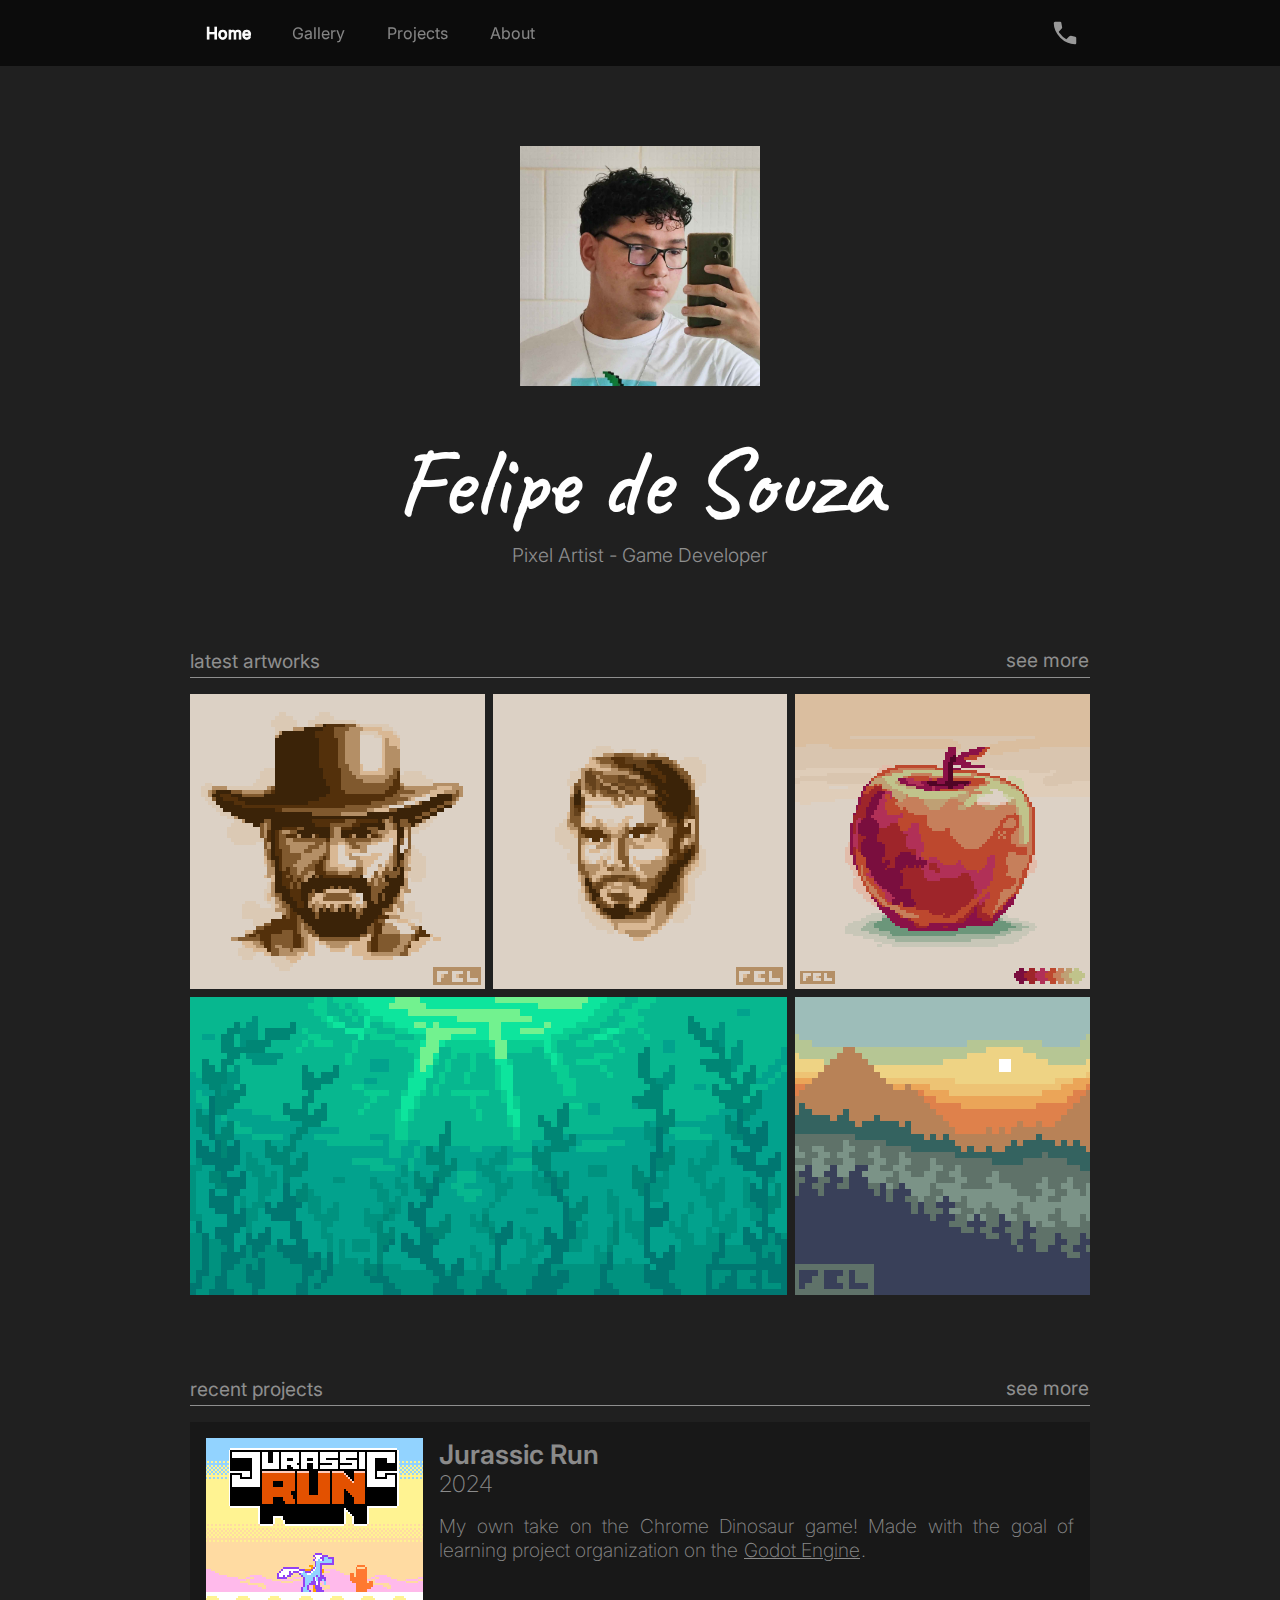
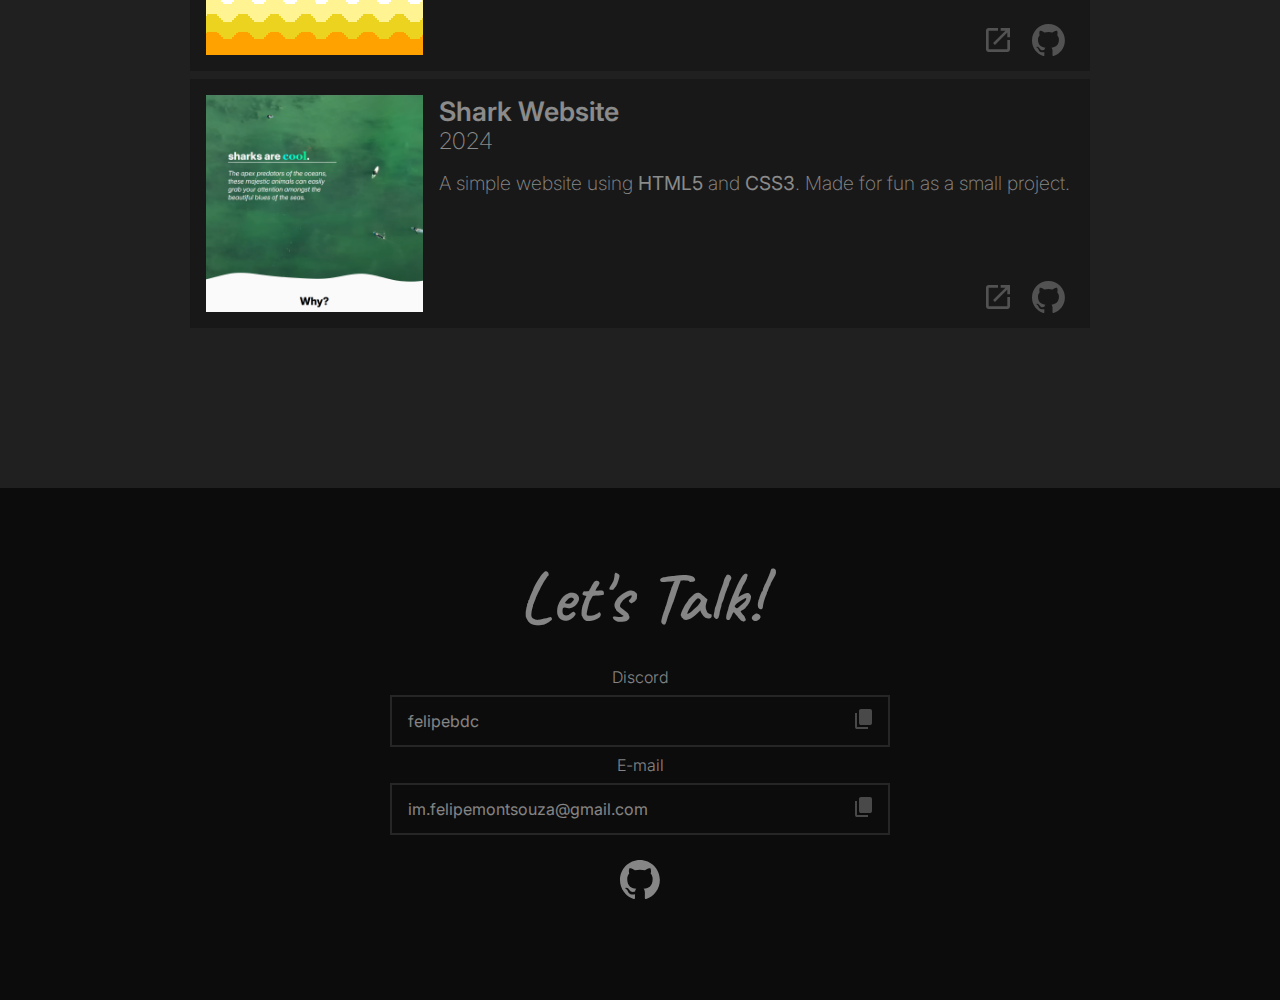
<file: index.html>
<!DOCTYPE html>
<html lang="en">
<head>
    <meta charset="UTF-8">
    <meta name="viewport" content="width=device-width, initial-scale=1.0">
    <meta name="page-name" content="Home">
    <title>Felipe de Souza - Portfolio</title>
    <link rel="stylesheet" href="global.css">
    <link rel="stylesheet" href="index.css">
    <link rel="stylesheet" href="components/nav/nav.comp.css">
    <link rel="stylesheet" href="components/project/project.comp.css">
    <link rel="stylesheet" href="components/footer/footer.comp.css">
    <link rel="shortcut icon" href="./favicon.svg" type="image/x-icon">
</head>
<body>
    <!-- NAV ELEMENT ----------------------------------------->
    <div id="nav-container">
        <nav>
            <section id="nav-left">
                <p id="current-page">Home</p>
                <a href="/gallery">Gallery</a>
                <a href="/projects">Projects</a>
                <a href="/about">About</a>
            </section>
            <section id="nav-right">
                <button onclick="scrollToBottom()">
                    <img src="../images/icons/contact.svg" alt="">
                </button>
            </section>
        </nav>
    </div>
    <!-- NAV ELEMENT ----------------------------------------->

    <main class="section-container">
        <header>
            <img src="images/felipe.jpg" alt="" style="image-rendering: auto;">
            <section>
                <h1>Felipe de Souza</h1>
                <h2>Pixel Artist - Game Developer</h2>
            </section>
        </header>

        <article>
            <div class="showcase-header">
                latest artworks
                <a href="/gallery">see more</a>
            </div>
            <div class="images">
                <img class="pixel-image" src="images/pixelart/arthur_morgan.png" alt="">
                <img class="pixel-image" src="images/pixelart/joel.png" alt="">
                <img class="pixel-image hide-on-mobile" src="images/pixelart/apple.png" alt="">
                <img class="pixel-image" src="images/pixelart/kelp_forest.png" alt="" style="grid-column: span 2;">
                <img class="pixel-image" src="images/pixelart/morning_mountains.png" alt="">
                <img class="pixel-image hide-on-desktop" src="images/pixelart/apple.png" alt="">
            </div>
        </article>

        <article>
            <div class="showcase-header">
                recent projects
                <a href="/projects">see more</a>
            </div>
            <section class="projects">

                <!-- PROJECT ELEMENT ------------------------------------->
                <div class="project">
                    <img class="pixel-image" src="images/projects/jurassic_run.png" alt="A blue, biped dinosaur(velociraptor) standing in a desert. The title says 'Jurassic Run'">
                    <section>
                        <div id="header">
                            <h1>Jurassic Run</h1>
                            <h3>2024</h3>
                        </div>
                        <p>
                            My own take on the Chrome Dinosaur game!
                            Made with the goal of learning project organization on the
                            <a href="https://godotengine.org" target="_blank">Godot Engine</a>.
                        </p>
                        <div id="links">
                            <a href="https://felipebdc.itch.io/jurassic_run" target="_blank">
                                <img src="images/icons/open.svg" alt="">
                            </a>
                            <a href="https://github.com/felipesouzsx/JurassicRun" target="_blank">
                                <img src="images/icons/github.svg" alt="">
                            </a>
                        </div>
                    </section>
                </div>
                <!-- PROJECT ELEMENT ------------------------------------->

                <!-- PROJECT ELEMENT ------------------------------------->
                <div class="project">
                    <img src="images/projects/shark_website.png" alt="A blue, biped dinosaur(velociraptor) standing in a desert. The title says 'Jurassic Run'">
                    <section>
                        <div id="header">
                            <h1>Shark Website</h1>
                            <h3>2024</h3>
                        </div>
                        <p>
                            A simple website using <strong>HTML5</strong> and <strong>CSS3</strong>. Made for fun
                            as a small project.
                        </p>
                        <div id="links">
                            <a href="https://shark-website-hazel.vercel.app/" target="_blank">
                                <img src="images/icons/open.svg" alt="Open">
                            </a>
                            <a href="https://github.com/felipesouzsx/SharkWebsite" target="_blank">
                                <img src="images/icons/github.svg" alt="GitHub">
                            </a>
                        </div>
                    </section>
                </div>
                <!-- PROJECT ELEMENT ------------------------------------->

            </section>
        </article>
    </main>

    <!-- FOOTER ELEMENT -------------------------------------->
    <div id="footer-container"">
        <footer>
            <h1>Let's Talk!</h1>
            <section>
                <p>Discord</p>
                <div class="copy-field">
                    <p>felipebdc</p>
                    <button class="copy-button" onclick="copyToClipboard('felipebdc')">
                        <img src="../images/icons/copy.svg" alt="Copy">
                    </button>
                </div>
            </section>
            <section>
                <p>E-mail</p>
                <div class="copy-field">
                    <p>im.felipemontsouza@gmail.com</p>
                    <button class="copy-button" onclick="copyToClipboard('im.felipemontsouza@gmail.com')">
                        <img src="../images/icons/copy.svg" alt="Copy">
                    </button>
                </div>
            </section>
            <section id="socials">
                <a href="https://github.com/felipesouzsx" target="_blank">
                    <img src="../images/icons/github.svg" alt="GitHub">
                </a>
            </section>
        </footer>
    </div>
    <!-- FOOTER ELEMENT -------------------------------------->

</body>
<script src="global.js"></script>
<script src="components/footer/footer.comp.js"></script>
</html>
</file>
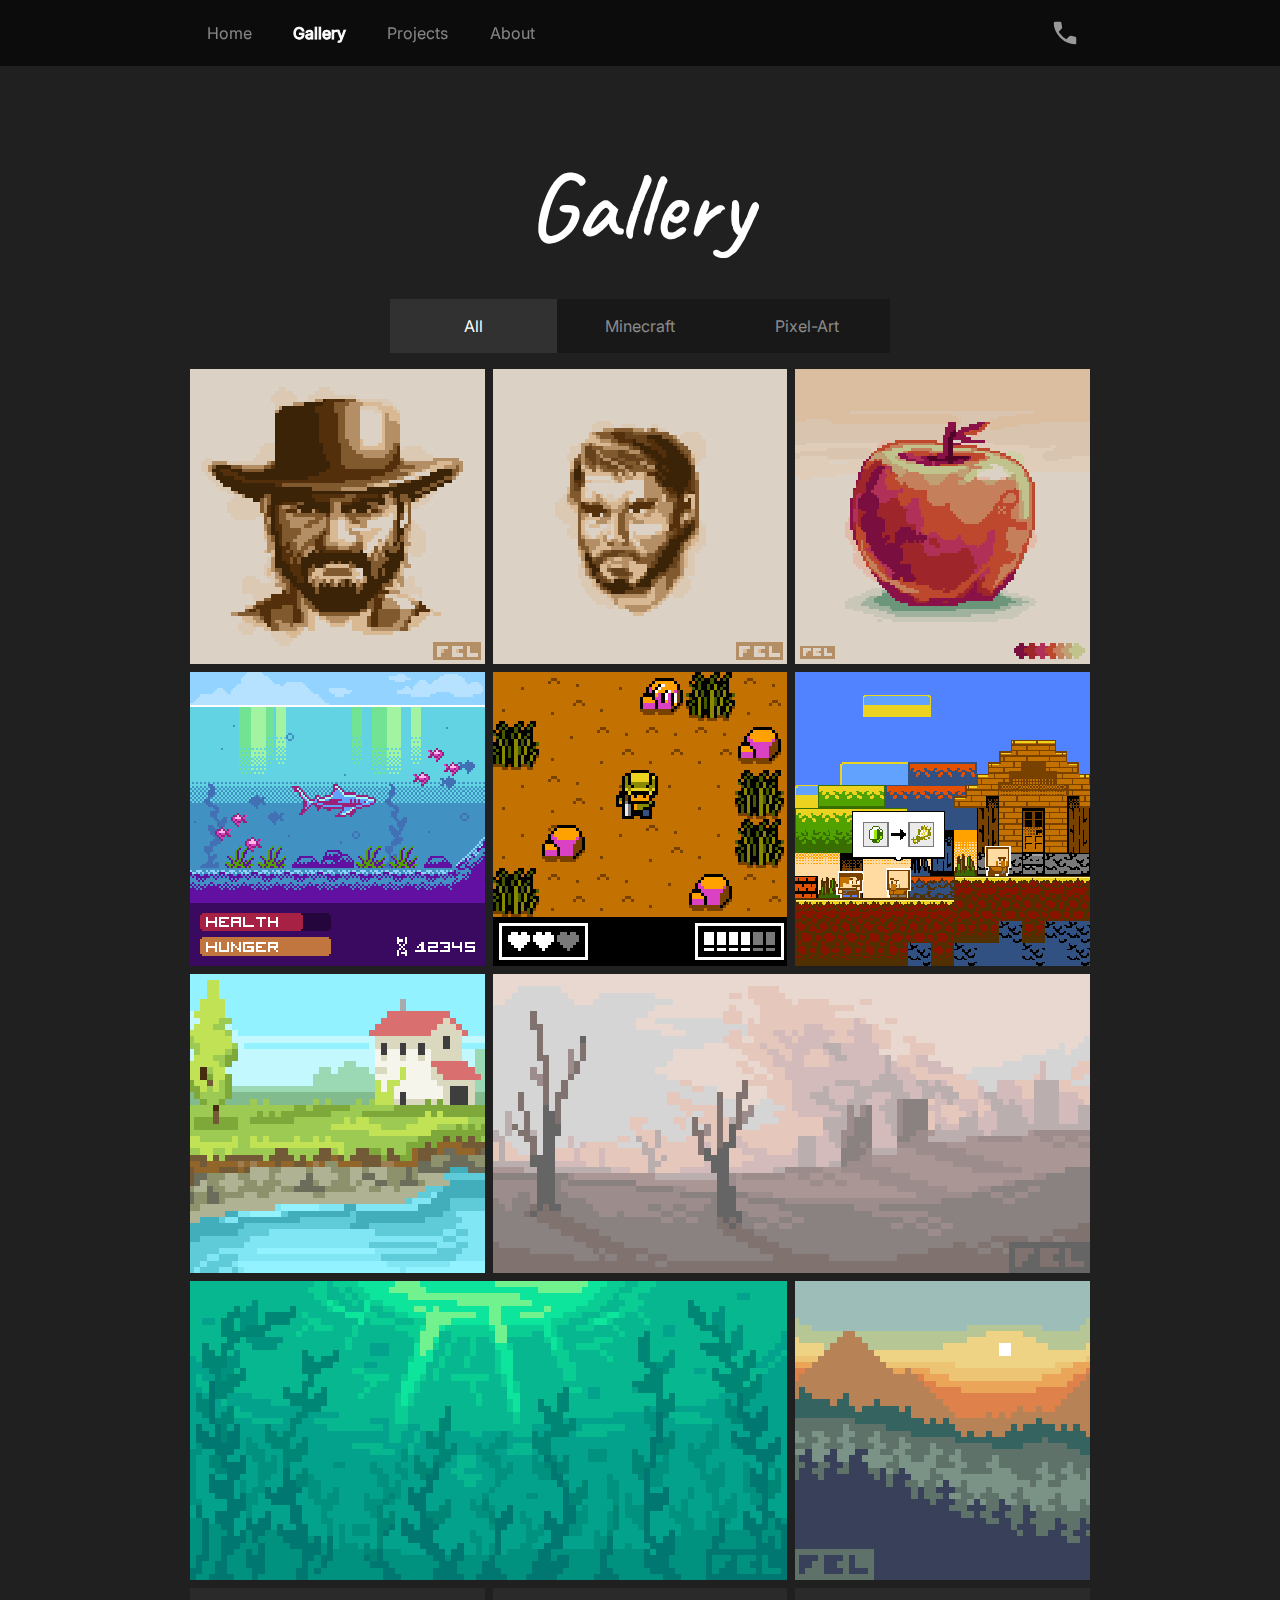
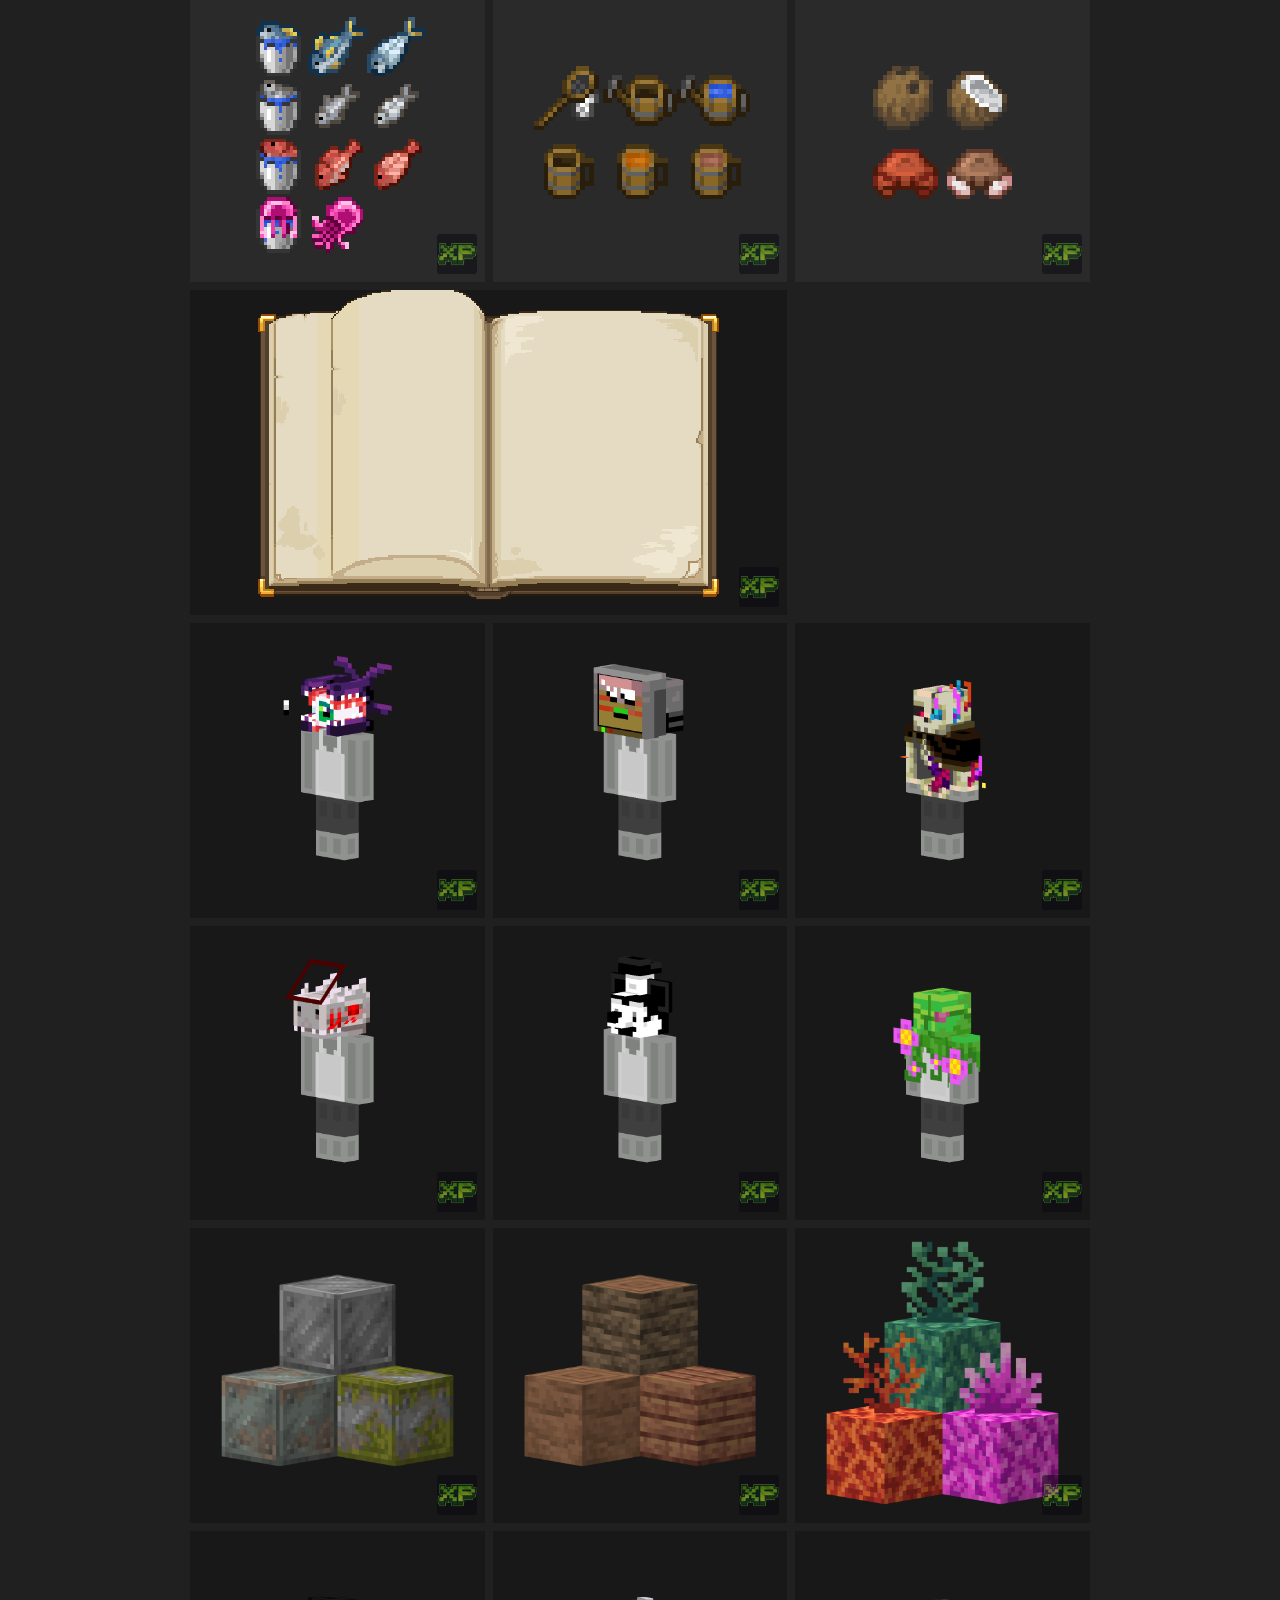
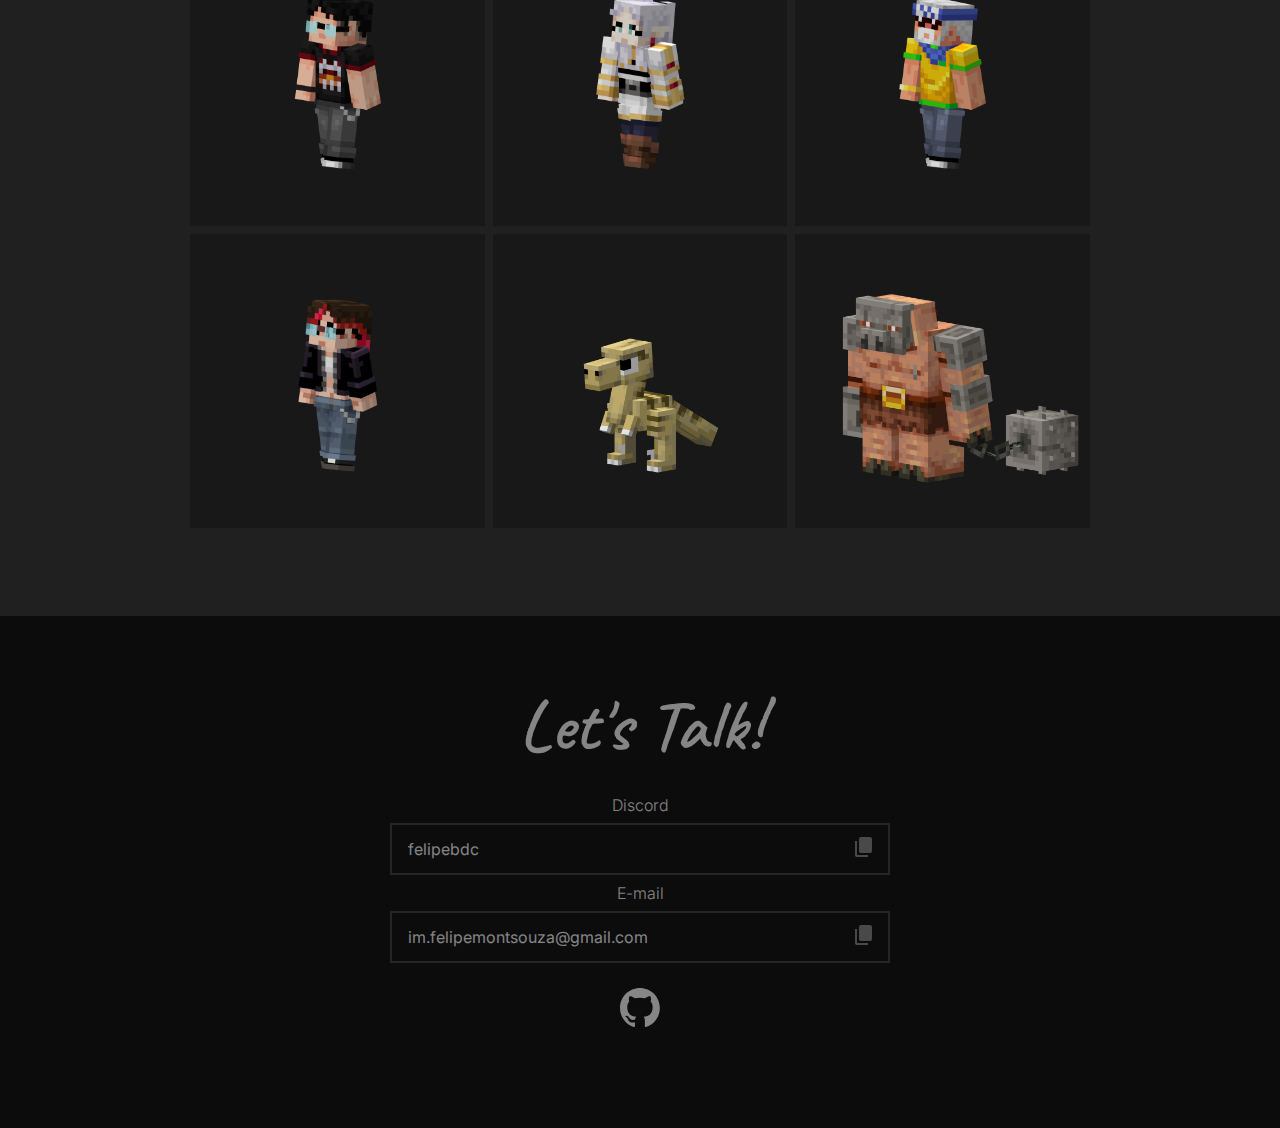
<file: gallery/index.html>
<!DOCTYPE html>
<html lang="en">
<head>
    <meta charset="UTF-8">
    <meta name="viewport" content="width=device-width, initial-scale=1.0">
    <title>Felipe de Souza - Gallery</title>
    <link rel="shortcut icon" href="./favicon.svg" type="image/x-icon">
    <link rel="stylesheet" href="../gallery/index.css">
    <link rel="stylesheet" href="../global.css">
    <link rel="stylesheet" href="../components/nav/nav.comp.css">
    <link rel="stylesheet" href="../components/footer/footer.comp.css">
</head>
<body>
    <!-- NAV ELEMENT ----------------------------------------->
    <div id="nav-container">
        <nav>
            <section id="nav-left">
                <a href="../">Home</a>
                <p id="current-page">Gallery</p>
                <a href="../projects">Projects</a>
                <a href="../about">About</a>
            </section>
            <section id="nav-right">
                <button onclick="scrollToBottom()">
                    <img src="../images/icons/contact.svg" alt="">
                </button>
            </section>
        </nav>
    </div>
    <!-- NAV ELEMENT ----------------------------------------->

    <main class="section-container">
        <header>
            <h1>Gallery</h1>
            <section id="choices">
                <button class="category-button active" data-category="all">All</button>
                <button class="category-button" data-category="minecraft">Minecraft</button>
                <button class="category-button" data-category="pixelart">Pixel-Art</button>
            </section>
        </header>

        <div class="images pixelart">
            <img class="pixel-image" src="../images/pixelart/arthur_morgan.png" alt="">
            <img class="pixel-image" src="../images/pixelart/joel.png" alt="">
            <img class="pixel-image" src="../images/pixelart/apple.png" alt="">
            <img class="pixel-image" src="../images/pixelart/shark_mockup.png" alt="">
            <img class="pixel-image" src="../images/pixelart/fossil_game.png" alt="">
            <img class="pixel-image" src="../images/pixelart/village_square.png" alt="">
            <img class="pixel-image" src="../images/pixelart/river_house.png" alt="">
            <img class="pixel-image" src="../images/pixelart/war_landscape.png" alt="" style="grid-column: span 2;">
            <img class="pixel-image" src="../images/pixelart/kelp_forest.png" alt="" style="grid-column: span 2;">
            <img class="pixel-image" src="../images/pixelart/morning_mountains.png" alt="">
            <div class="proprietary-image" style="background-color: var(--transparent-light);">
                <img class="pixel-image" src="../images/pixelart/fish_items.png" alt="Fish items, containing a Tuna, a Sardine, a Red Snapper and a Jellyfish. Each with cooked and on-bucket sprites.">
                <div class="team-details xp-games">
                    <img src="../images/teams/xp_games.png" alt="XP Games">
                    <p>Property of XP Games</p>    
                </div>
            </div>
            <div class="proprietary-image" style="background-color: var(--transparent-light);">
                <img class="pixel-image" src="../images/pixelart/furniture_tools.png" alt="Tool items. There's a bug net, a watering can and a mug.">
                <div class="team-details xp-games">
                    <img src="../images/teams/xp_games.png" alt="XP Games">
                    <p>Property of XP Games</p>    
                </div>
            </div>
            <div class="proprietary-image" style="background-color: var(--transparent-light);">
                <img class="pixel-image" src="../images/pixelart/foods.png" alt="Ocean food items. There's a coconut, an open coconut, a raw crab and a cooked crab sprite">
                <div class="team-details xp-games">
                    <img src="../images/teams/xp_games.png" alt="XP Games">
                    <p>Property of XP Games</p>    
                </div>
            </div>
            <div class="proprietary-image" style="grid-column: span 2;">
                <img class="pixel-image" src="../images/pixelart/encyclopedia.gif" alt="An open book with a page turn animation">
                <div class="team-details xp-games">
                    <img src="../images/teams/xp_games.png" alt="XP Games">
                    <p>Property of XP Games</p>    
                </div>
            </div>
        </div>

        <div class="images minecraft">
             <div class="proprietary-image">
                <img src="../images/models/jumpscare_head.gif" alt="Jumpscare Head Persona item">
                <div class="team-details xp-games">
                    <img src="../images/teams/xp_games.png" alt="XP Games">
                    <p>Property of XP Games</p>    
                </div>
            </div>
            <div class="proprietary-image">
                <img src="../images/models/gameplay_tv_head.gif" alt="Gameplay Head Persona item">
                <div class="team-details xp-games">
                    <img src="../images/teams/xp_games.png" alt="XP Games">
                    <p>Property of XP Games</p>    
                </div>
            </div>
            <div class="proprietary-image">
                <img src="../images/models/overgrown_skeleton.gif" alt="Overgrown Skeleton Persona item">
                <div class="team-details xp-games">
                    <img src="../images/teams/xp_games.png" alt="XP Games">
                    <p>Property of XP Games</p>    
                </div>
            </div>
            <div class="proprietary-image">
                <img src="../images/models/robot_dinosaur_head.gif" alt="Robot Dinosaur Head Persona item">
                <div class="team-details xp-games">
                    <img src="../images/teams/xp_games.png" alt="XP Games">
                    <p>Property of XP Games</p>    
                </div>
            </div>
            <div class="proprietary-image">
                <img src="../images/models/steamboat_willie.gif" alt="">
                <div class="team-details xp-games">
                    <img src="../images/teams/xp_games.png" alt="XP Games">
                    <p>Property of XP Games</p>    
                </div>
            </div>
            <div class="proprietary-image">
                <img src="../images/models/plant_monster.gif" alt="Plant monster surrounded by pink flowers that screams. The flowers close during the scream.">
                <div class="team-details xp-games">
                    <img src="../images/teams/xp_games.png" alt="XP Games">
                    <p>Property of XP Games</p>    
                </div>
            </div>
            <div class="proprietary-image">
                <img src="../images/models/metal_blocks.png" alt="Pile of metal blocks. One of them looks brand-new, another is oxidyzed and the last one is covered in algae.">
                <div class="team-details xp-games">
                    <img src="../images/teams/xp_games.png" alt="XP Games">
                    <p>Property of XP Games</p>    
                </div>
            </div>
            <div class="proprietary-image">
                <img src="../images/models/palm_blocks.png" alt="Pile of palm tree blocks. Contains a log, a stripped log and planks block.">
                <div class="team-details xp-games">
                    <img src="../images/teams/xp_games.png" alt="XP Games">
                    <p>Property of XP Games</p>    
                </div>
            </div>
            <div class="proprietary-image">
                <img src="../images/models/coral_blocks.png" alt="Pile of coral blocks. There's an orange, a pink, and a green one.">
                <div class="team-details xp-games">
                    <img src="../images/teams/xp_games.png" alt="XP Games">
                    <p>Property of XP Games</p>    
                </div>
            </div>
            <img src="../images/models/skin_felipe.png" alt="Velociraptor">
            <img src="../images/models/skin_frieren.png" alt="Velociraptor">
            <img src="../images/models/skin_geraldo.png" alt="Velociraptor">
            <img src="../images/models/skin_sam.png" alt="Velociraptor">
            <img src="../images/models/velociraptor.png" alt="Velociraptor">
            <img src="../images/models/piglin_barbarian.png" alt="Big piglin holding a wrecking ball. It's wearing metal shoulder pads and a mask of the same material">
        </div>  
    </main>

    <!-- FOOTER ELEMENT -------------------------------------->
    <div id="footer-container"">
        <footer>
            <h1>Let's Talk!</h1>
            <section>
                <p>Discord</p>
                <div class="copy-field">
                    <p>felipebdc</p>
                    <button class="copy-button" onclick="copyToClipboard('felipebdc')">
                        <img src="../images/icons/copy.svg" alt="">
                    </button>
                </div>
            </section>
            <section>
                <p>E-mail</p>
                <div class="copy-field">
                    <p>im.felipemontsouza@gmail.com</p>
                    <button class="copy-button" onclick="copyToClipboard('im.felipemontsouza@gmail.com')">
                        <img src="../images/icons/copy.svg" alt="">
                    </button>
                </div>
            </section>
            <section id="socials">
                <a href="https://github.com/felipesouzsx" target="_blank">
                    <img src="../images/icons/github.svg" alt="GitHub">
                </a>
            </section>
        </footer>
    </div>
    <!-- FOOTER ELEMENT -------------------------------------->
</body>
<script src="../gallery/gallery.js"></script>
<script src="../global.js"></script>
<script src="../components/footer/footer.comp.js"></script>
</html>
</file>
<file: global.css>
@import url('https://fonts.googleapis.com/css2?family=Caveat:wght@400..700&display=swap');
@import url('https://fonts.googleapis.com/css2?family=Inter:ital,opsz,wght@0,14..32,100..900;1,14..32,100..900&display=swap');


html {
    --website-width: min(calc(100% - 1.5rem), 90ch);

    --small-font-size: clamp(0.9rem, 1.5dvw, 1.25rem);
    --medium-font-size: clamp(1.2rem, 1.8dvw, 1.6rem);
    --large-font-size: clamp(1.3rem, 1.9dvw, 1.7rem);
    --larger-font-size: clamp(1.5rem, 2.1dvw, 2.1rem);

    --color-darker: #202020;
    --color-medium: #c7c7c7;
    --transparent-darker-darkest: #0000009f;
    --transparent-darker: #0000003f;
    --transparent-light: #ffffff1c;
    --transparent-lighter: #ffffff7f;

    /* shows scrollbar even if there's nothing to scroll to.
    for consistency. */
    overflow-y: scroll;
}

body {
    display: flex;
    flex-direction: column;
    margin: 0;

    font-family: "Inter";
    background-color: var(--color-darker);
    color: var(--transparent-lighter);
}

main {
    padding-top: 5rem;
    padding-bottom: 5rem;
}


h1, h2, h3, p, div {
    margin: 0;
    cursor: default;
}
h1 {
    font-size: var(--larger-font-size);
    font-weight: 600;
}
h2 {
    font-size: var(--large-font-size);
    font-weight: 300;
}
h3 {
    font-size: var(--medium-font-size);
    font-weight: 200;
}



a, button {
    all: unset;
    transition: 200ms;
    border: 1px solid transparent;
}

a {
    text-decoration: underline;
}

a, button, label {
    cursor: pointer;
}

a > img {
    filter: opacity(50%);
}

a:hover > img {
    filter: opacity(100%);
}

button {
    height: 100%;
    transition: 200ms;
}

a:hover, button:hover {
    color: white;
}

a:focus, button:focus {
    transition: none !important;
    border: 1px solid var(--transparent-lighter);
}




article {
    margin-bottom: 5rem;
    text-align: left;
}
article * {
    padding: 0;
}
article h1#first-header {
    margin-top: 0;
}



.object-position-left {
    object-position: left;
}
.object-position-right {
    object-position: right;
}
.hide-on-desktop {
    display: none;
}
.centered-text {
    text-align: center;
}


.section-container {
    width: var(--website-width);
    place-self: center;
}
.showcase-header {
    display: flex;
    justify-content: space-between;
    border-bottom: 1px solid var(--transparent-lighter);
    align-items: end;
    margin-bottom: 1rem;
    padding-bottom: 0.25rem;
    font-size: var(--small-font-size);
}
.showcase-header > a {
    text-decoration: none;
    color: inherit;
    padding: 0;
}
.showcase-header > a:hover {
    color: white;
}


.projects {
    display: flex;
    flex-direction: column;
    gap: 0.5rem;
}


.images {
    display: grid;
    grid-template-columns: repeat(3, 1fr);
    grid-template-rows: 1fr;
    gap: 0.5rem;
    margin-bottom: 0.5rem;

    img {
        background-color: var(--transparent-darker);
        width: 100%;
        height: 100%;
        place-self: center;
        object-fit: cover;
    }
}

.images > .proprietary-image {
    --image-height: 5ch;

    position: relative;
    display: flex;
    justify-content: end;
    font-size: 0.8rem;

    .team-details {
        pointer-events: none;
        display: flex;
        align-items: center;

        position: absolute;
        bottom: 0.5rem;
        right: 0.5rem;

        border-radius: 0.25rem;
        width: var(--image-height);
        overflow: hidden;

        text-wrap: nowrap;

        transition: 200ms;
        background-color: var(--background-color);
        color: var(--color);
        filter: opacity(50%);
    }
    .team-details > img {
        width: var(--image-height);
    }

    .team-details > p {
        overflow: hidden;
        width: 100%;
        text-align: center;
        max-height: var(--image-height);
    }
}

.images img:hover + .team-details {
    width: calc(100% - 1rem);
    filter: opacity(100%);
}


.eternal-creations {
    --background-color: #9e42ff;
    --color: white;
}
.xp-games {
    --background-color: #050510;
    --color: #7dd420;
}
.tinkrew {
    --background-color: #f8c53a;
    --color: black;
}
.kubo-studios {
    --background-color: #14f2e7;
    --color: #021aae;
}

.pixel-image {
    image-rendering: pixelated;
}





@media(max-width: 800px) {
    .images {
        grid-template-columns: repeat(2, 1fr);
    }
    .hide-on-mobile {
        display: none;
    }
    .hide-on-desktop {
        display: block;
    }

    .images > .proprietary-image > .team-details {
        text-wrap: wrap;
    }
}
</file>
<file: index.css>
header {
    --padding: 5rem;
    text-align: center;
    padding-bottom: var(--padding);
}

header h1 {
    color: white;
    font-size: min(15dvw, 6rem);
    font-family: "Caveat";
    margin-top: 2rem;
}

header h2 {
    font-size: var(--small-font-size);
}

header img {
    width: clamp(5rem, 50dvw, 15rem);
}
</file>
<file: components/nav/nav.comp.css>
#nav-container {
    position: sticky;
    top: 0;

    display: flex;
    place-content: center;

    z-index: 5;

    background-color: var(--transparent-darker-darkest);
}

nav {
    --hover-color: var(--transparent-light); 
    --icon-brightness: 0.6;

    display: flex;
    flex-direction: row;
    
    height: min-content;
    width: var(--website-width);
    padding-top: 0.5rem;
    padding-bottom: 0.5rem;

    justify-content: space-between;
    align-items: center;
}

nav * {
    display: flex;
    flex-direction: row;
    align-items: center;

    margin: 0;
    gap: 2rem;
}

#nav-left {
    gap: 0.5rem;
}

nav img {
    width: 3ch;
    padding: 0.5rem;

    filter: brightness(var(--icon-brightness));
}

#nav-left a, #nav-left p {
    padding: 0.5rem 1rem 0.5rem 1rem;
    transition: 200ms;

    text-decoration: none;
    color: inherit;
}

nav button {
    cursor: pointer;
    height: 100%;
    padding: 0;
    border: 2px solid transparent;
    transition: 200ms;
}

nav a:hover {
    background-color: var(--hover-color);
    color: white;
    -webkit-text-stroke-width: 1px;
    -webkit-text-stroke-color: white;
}

nav button:hover {
    background-color: var(--hover-color);
    --icon-brightness: 1.0;
}

nav #current-page {
    color: white;
    -webkit-text-stroke-width: 1px;
    -webkit-text-stroke-color: white;
}

@media(max-width: 800px) {
    #nav-left {
        gap: 0.05rem;
    }
    #nav-left a, #nav-left p {
        padding: 0.5rem;
    }
}
</file>
<file: components/project/project.comp.css>
.project {
    display: flex;
    gap: 1rem;
    font-size: var(--small-font-size);
    background-color: var(--transparent-darker);
    padding: 1rem;
}


.project > img {
    object-fit: cover;
    width: 25%;
    aspect-ratio: 1/1;
}

.project > section {
    display: flex;
    flex-direction: column;
    width: 100%;
}

.project > section > p {
    font-weight: 200;
    text-align: justify;
    height: 100%;
}



.project #header {
    margin-bottom: 1rem;
}


.project #links {
    display: flex;
    place-self: end;
    height: clamp(1.5rem, 4dvw, 2.0rem);
    margin-bottom: 0.5rem;
}

.project #links > a {
    padding: 0.5rem;
    height: 100%;
    filter: opacity(50%);
}
.project #links > a:hover {
    filter: opacity(100%);
}

.project #links > a > img {
    height: 100%;
}


@media(max-width: 800px) {
    .project {
        flex-direction: column;
    }
    .project #header {
        display: flex;
        justify-content: space-between;
        align-items: center;
        margin-bottom: 1rem;
    }
    .project > section > p {
        margin-bottom: 1rem;
    }
    .project > img {
        width: 100%;
        aspect-ratio: 16/9;
    }
}
</file>
<file: components/footer/footer.comp.css>
#footer-container {
    --padding: 4rem;
    padding-top: var(--padding);
    padding-bottom: calc(var(--padding) * 1.5);

    background-color: var(--transparent-darker-darkest);
    display: flex;
    justify-content: center;
}


footer {
    display: flex;
    flex-direction: column;
    gap: 0.5rem;
    width: calc(var(--website-width) - 2rem);
    max-width: 50ch;
}
footer h1, 
footer section > p {
    text-align: center;
}
footer h1 {
    font-size: clamp(1rem, 15dvw, 4.5rem);
    font-family: "Caveat";
    margin-bottom: 1rem;
}
footer > section > p {
    color: var(--transparent-lighter);
    font-weight: 300;
    margin-bottom: 0.5rem;
}


.copy-field {
    display: flex;
    border: 2px solid var(--transparent-light);
    align-items: center;
    color: var(--transparent-lighter);
}
.copy-field > p {
    width: 100%;
    margin-left: 1rem;
    text-align: inherit;
}
.copy-field button {
    border-radius: 0;
    border: 2px solid transparent;
    width: 5ch;
    aspect-ratio: 1/1;
    text-align: center;
}


.copy-field button > img {
    filter: opacity(25%);
    transition: 200ms;
}

.copy-field button:hover {
    img {
        filter: opacity(100%);
    }
}
.copy-field button:hover, .copy-field button:active {
    background-color: var(--transparent-light);
}
.copy-field button:focus {
    border: 2px solid var(--transparent-light);
}


#socials {
    margin-top: 1rem;
    display: flex;
    justify-content: center;
    gap: 1rem;
}

#socials img {
    width: 4ch;
}
</file>
<file: gallery/index.css>
header {
    display: flex;
    flex-direction: column;
    text-align: center;
}

header h1 {
    color: white;
    font-size: min(15dvw, 6rem);
    font-family: "Caveat";
    margin-bottom: 2rem;
}



#choices {
    display: flex;
    justify-content: space-between;
    margin-bottom: 1rem;
    background-color: var(--transparent-darker);
    width: min(var(--website-width), 50ch);
    place-self: center;
}


#choices > button {
    width: 100%;
    padding: 1rem;
}
#choices > button:hover {
    background-color: var(--transparent-light);
}
#choices > button.active {
    background-color: var(--transparent-light);
    color: white;
}
</file>
